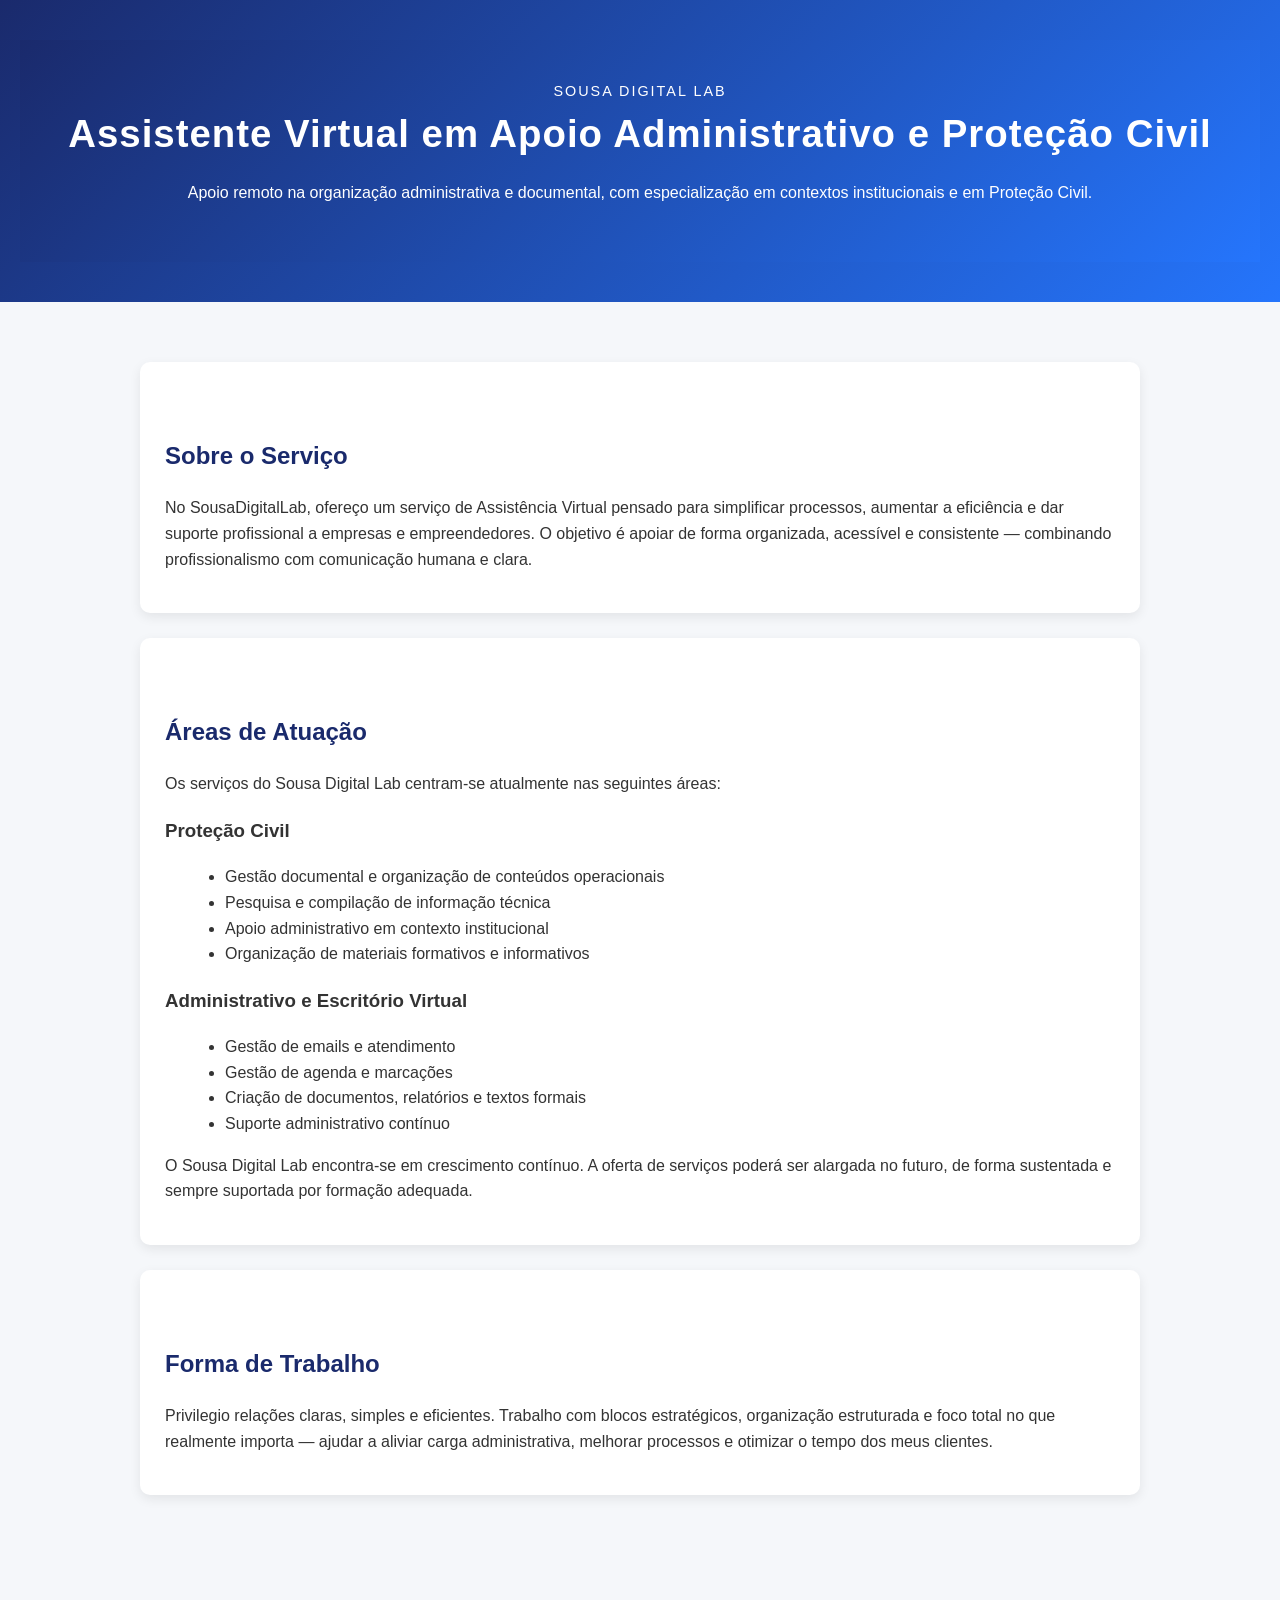
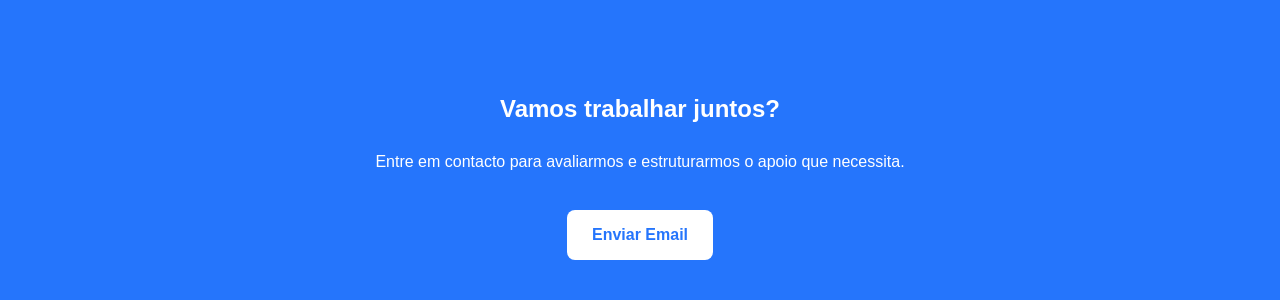
<file: index.html>
<!DOCTYPE html>
<html lang="pt">
<head>
    <meta charset="UTF-8">
    <meta name="viewport" content="width=device-width, initial-scale=1.0">
    <title>SousaDigitalLab – Serviços de Assistência Virtual</title>
    <style>
        body {
            font-family: Arial, Helvetica, sans-serif;
            margin: 0;
            padding: 0;
            background: #f5f7fa;
            color: #333;
            line-height: 1.6;
        }

        header {
            background: #1a2a6c;
            background: linear-gradient(135deg, #1a2a6c, #2575fc);
            padding: 40px 20px;
            color: white;
            text-align: center;
        }

        header h1 {
            margin: 0;
            font-size: 2.4rem;
            letter-spacing: 1px;
        }

        .container {
            max-width: 1000px;
            margin: 40px auto;
            padding: 20px;
        }

        h2 {
            color: #1a2a6c;
            margin-top: 50px;
        }

        .box {
            background: white;
            padding: 25px;
            border-radius: 10px;
            margin-bottom: 25px;
            box-shadow: 0 4px 12px rgba(0,0,0,0.08);
        }

        ul {
            margin-left: 20px;
        }

        .contact-section {
            background: #2575fc;
            color: white;
            padding: 40px 20px;
            text-align: center;
            margin-top: 60px;
        }

        .contact-section h2 {
            color: white;
        }

        .btn {
            display: inline-block;
            background: white;
            color: #2575fc;
            padding: 12px 25px;
            border-radius: 8px;
            text-decoration: none;
            font-weight: bold;
            margin-top: 20px;
        }

        .btn:hover {
            background: #e6e6e6;
        }
    </style>
</head>

<body>

<header>
   <header>
    <p style="font-size: 0.9rem; letter-spacing: 2px; text-transform: uppercase; margin: 0;">
        Sousa Digital Lab
    </p>

    <h1>Assistente Virtual em Apoio Administrativo e Proteção Civil</h1>

    <p>
        Apoio remoto na organização administrativa e documental, com especialização
        em contextos institucionais e em Proteção Civil.
    </p>
</header>

</header>

<div class="container">

    <div class="box">
        <h2>Sobre o Serviço</h2>
        <p>No SousaDigitalLab, ofereço um serviço de Assistência Virtual pensado para simplificar processos, aumentar a eficiência e dar suporte profissional a empresas e empreendedores. O objetivo é apoiar de forma organizada, acessível e consistente — combinando profissionalismo com comunicação humana e clara.</p>
    </div>

    <div class="box">
        <h2>Áreas de Atuação</h2>
<p>
  Os serviços do Sousa Digital Lab centram-se atualmente nas seguintes áreas:
</p>

<h3>Proteção Civil</h3>
<ul>
  <li>Gestão documental e organização de conteúdos operacionais</li>
  <li>Pesquisa e compilação de informação técnica</li>
  <li>Apoio administrativo em contexto institucional</li>
  <li>Organização de materiais formativos e informativos</li>
</ul>

<h3>Administrativo e Escritório Virtual</h3>
<ul>
  <li>Gestão de emails e atendimento</li>
  <li>Gestão de agenda e marcações</li>
  <li>Criação de documentos, relatórios e textos formais</li>
  <li>Suporte administrativo contínuo</li>
</ul>

<p>
  O Sousa Digital Lab encontra-se em crescimento contínuo.
  A oferta de serviços poderá ser alargada no futuro, de forma sustentada
  e sempre suportada por formação adequada.
</p>
    </div>

    <div class="box">
        <h2>Forma de Trabalho</h2>
        <p>Privilegio relações claras, simples e eficientes. Trabalho com blocos estratégicos, organização estruturada e foco total no que realmente importa — ajudar a aliviar carga administrativa, melhorar processos e otimizar o tempo dos meus clientes.</p>
    </div>

</div>
<!-- teste deploy ativo -->
<div class="contact-section">
    <h2>Vamos trabalhar juntos?</h2>
    <p>Entre em contacto para avaliarmos e estruturarmos o apoio que necessita.</p>
    <a href="mailto:sousadigitallab@gmail.com" class="btn">Enviar Email</a>
</div>

</body>
</html>
</file>
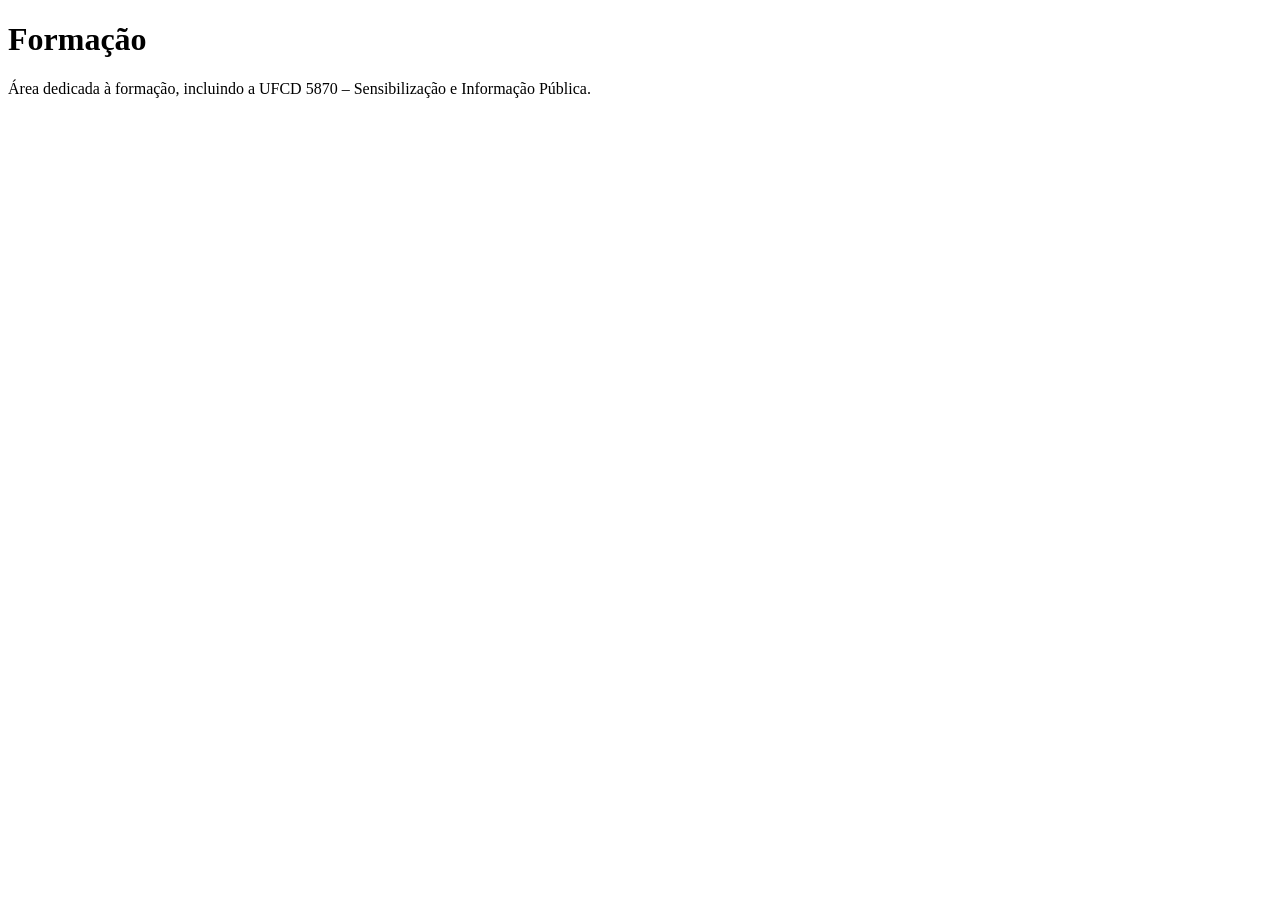
<file: formacao/index.html>
<!DOCTYPE html>
<html lang="pt">
<head>
    <meta charset="UTF-8">
    <title>Formação • SousaDigitalLab</title>
</head>

<body>
    <h1>Formação</h1>
    <p>Área dedicada à formação, incluindo a UFCD 5870 – Sensibilização e Informação Pública.</p>
</body>
</html>
</file>
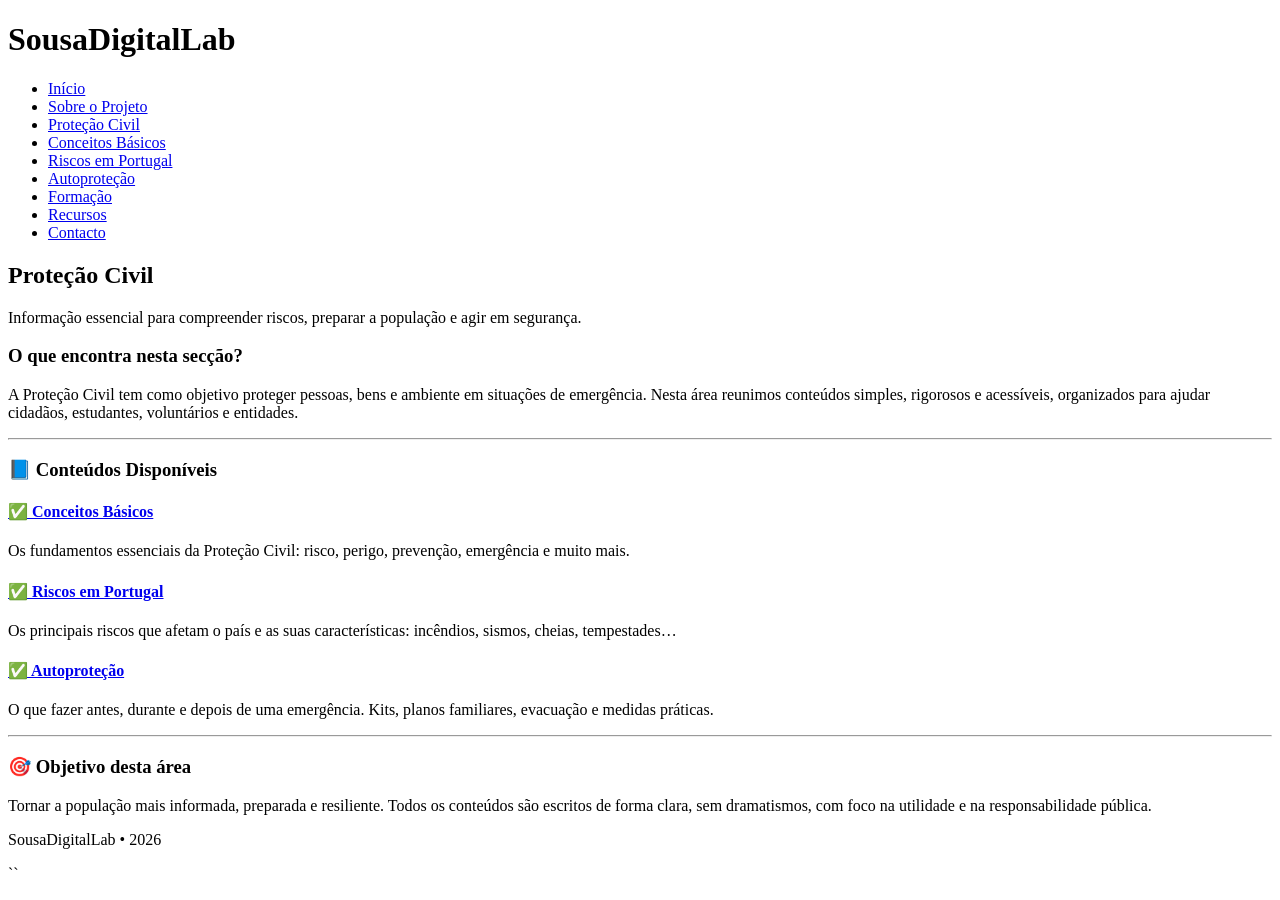
<file: protecao-civil/index.html>
<!DOCTYPE html>
<html lang="pt">
<head>
    <meta charset="UTF-8">
    <meta name="viewport" content="width=device-width, initial-scale=1.0">
    <title>Proteção Civil • SousaDigitalLab</title>
    <link rel="stylesheet" href="../style.css">
</head>

<body>

<header>
    <div class="container">
        <h1>SousaDigitalLab</h1>
        <nav>
            <ul>
                <li><a href="../index.html">Início</a></li>
                <li><a href="../sobre.html">Sobre o Projeto</a></li>

                <li><a href="../protecao-civil/index.html">Proteção Civil</a></li>
                <li><a href="../protecao-civil/conceitos-basicos.html">Conceitos Básicos</a></li>
                <li><a href="../protecao-civil/riscos-portugal.html">Riscos em Portugal</a></li>
                <li><a href="../protecao-civil/autoprotecao.html">Autoproteção</a></li>

                <li><a href="../formacao/index.html">Formação</a></li>
                <li><a href="../recursos/index.html">Recursos</a></li>
                <li><a href="../contacto.html">Contacto</a></li>
            </ul>
        </nav>
    </div>
</header>

<section class="hero">
    <div class="container">
        <h2>Proteção Civil</h2>
        <p>Informação essencial para compreender riscos, preparar a população e agir em segurança.</p>
    </div>
</section>

<section class="intro">
    <div class="container">
        <h3>O que encontra nesta secção?</h3>
        <p>
            A Proteção Civil tem como objetivo proteger pessoas, bens e ambiente em situações de emergência.
            Nesta área reunimos conteúdos simples, rigorosos e acessíveis, organizados para ajudar cidadãos,
            estudantes, voluntários e entidades.
        </p>

        <hr>

        <div style="text-align:left;">
            <h3>📘 Conteúdos Disponíveis</h3>

            <h4><a href="conceitos-basicos.html">✅ Conceitos Básicos</a></h4>
            <p>Os fundamentos essenciais da Proteção Civil: risco, perigo, prevenção, emergência e muito mais.</p>

            <h4><a href="riscos-portugal.html">✅ Riscos em Portugal</a></h4>
            <p>Os principais riscos que afetam o país e as suas características: incêndios, sismos, cheias, tempestades…</p>

            <h4><a href="autoprotecao.html">✅ Autoproteção</a></h4>
            <p>O que fazer antes, durante e depois de uma emergência. Kits, planos familiares, evacuação e medidas práticas.</p>
        </div>

        <hr>

        <h3>🎯 Objetivo desta área</h3>
        <p>
            Tornar a população mais informada, preparada e resiliente.
            Todos os conteúdos são escritos de forma clara, sem dramatismos,
            com foco na utilidade e na responsabilidade pública.
        </p>

    </div>
</section>

<footer>
    <div class="container">
        <p>SousaDigitalLab • 2026</p>
    </div>
</footer>

</body>
</html>
``
</file>
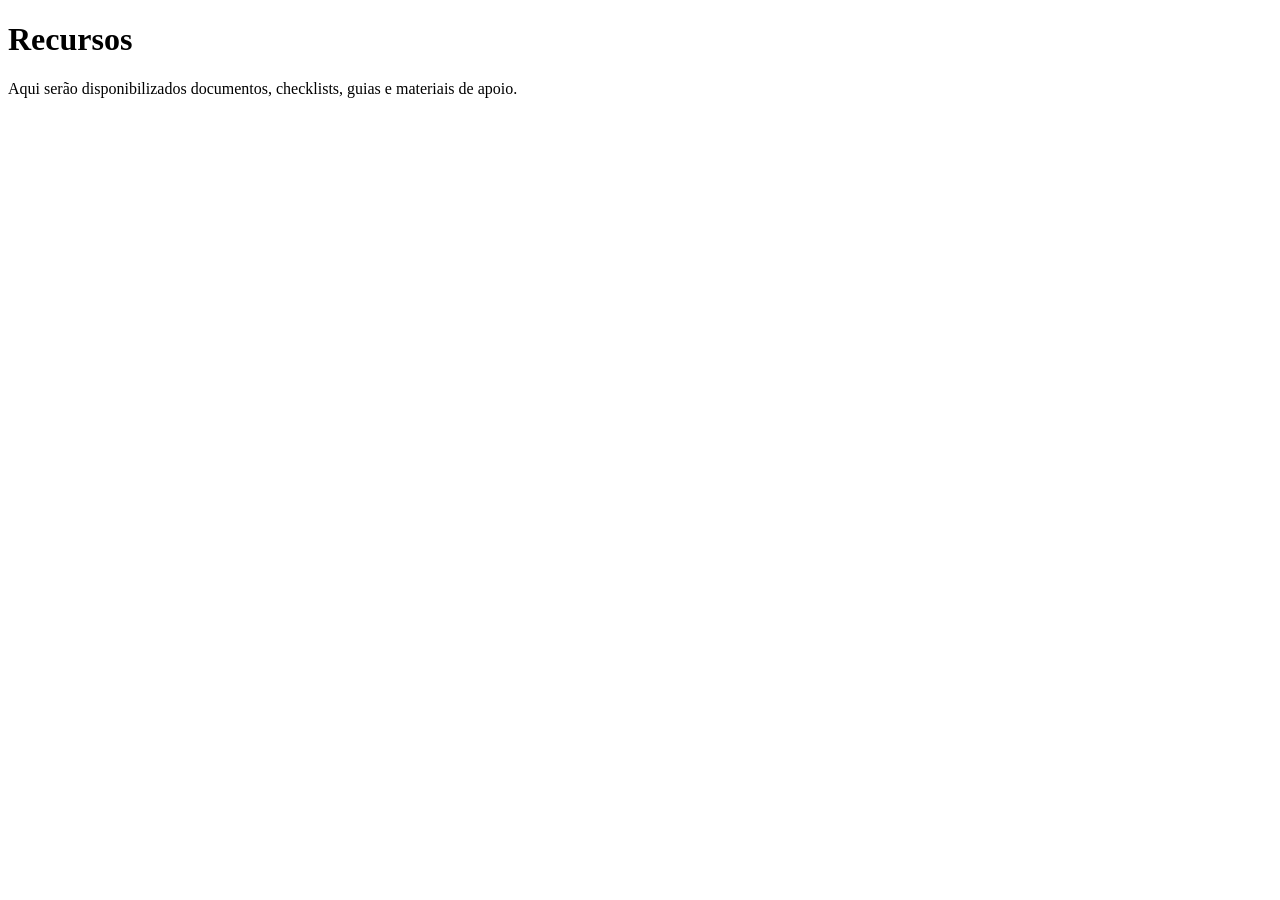
<file: recursos/index.html>
<!DOCTYPE html>
<html lang="pt">
<head>
    <meta charset="UTF-8">
    <title>Recursos • SousaDigitalLab</title>
</head>

<body>
    <h1>Recursos</h1>
    <p>Aqui serão disponibilizados documentos, checklists, guias e materiais de apoio.</p>
</body>
</html>
</file>
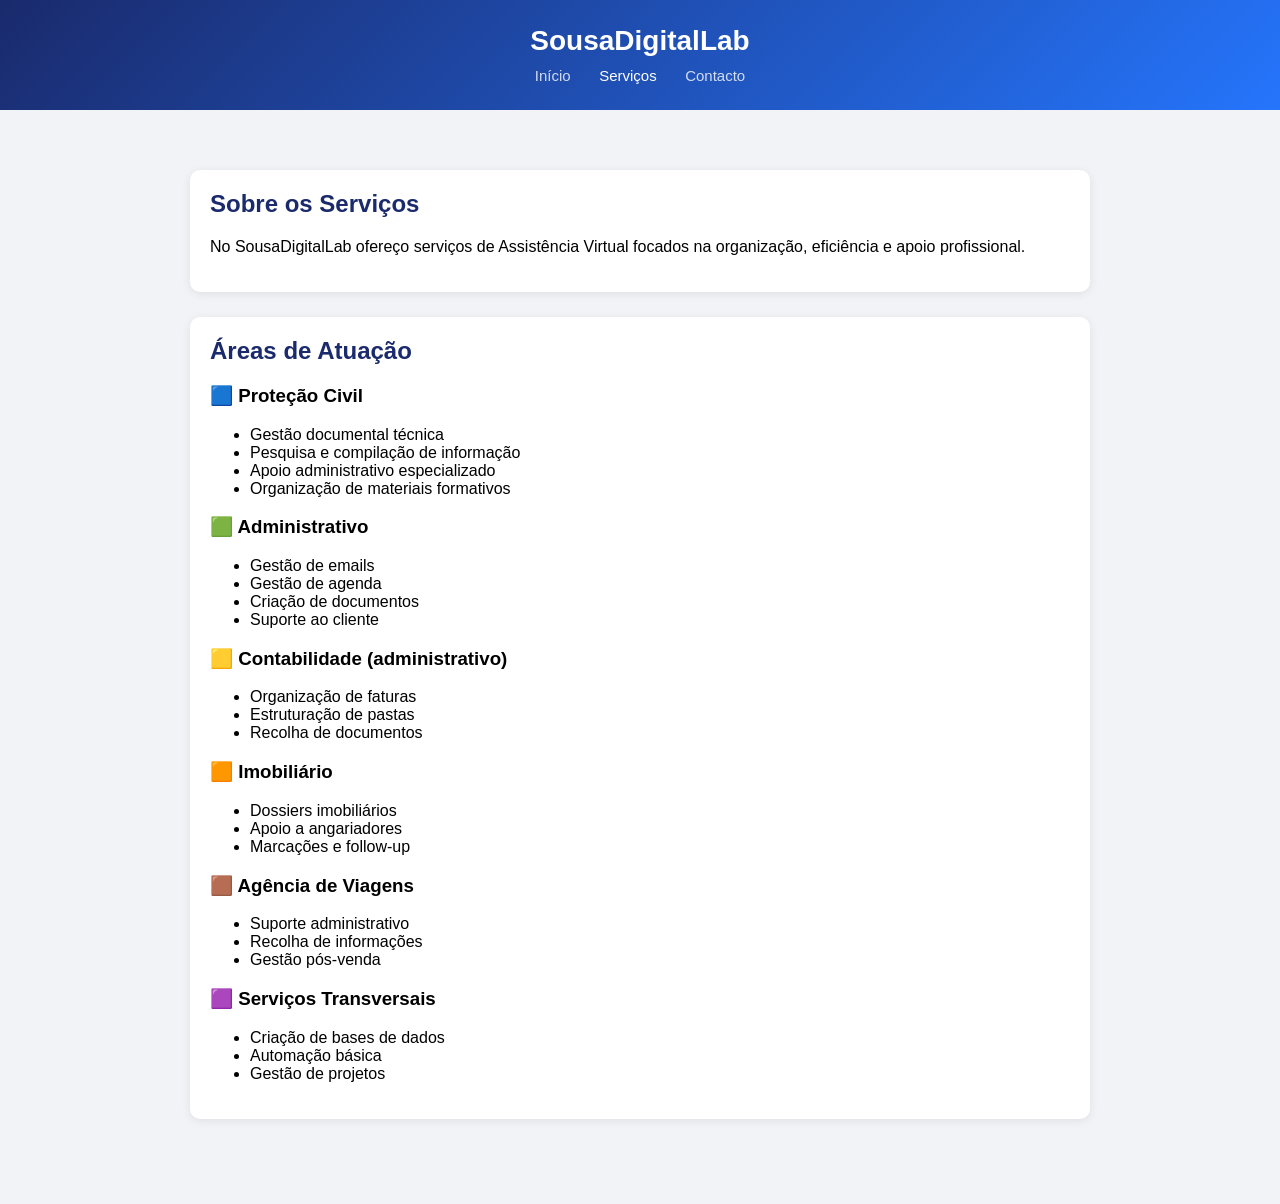
<file: servicos.html>
<!DOCTYPE html>
<html lang="pt">
<head>
<meta charset="UTF-8">
<meta name="viewport" content="width=device-width, initial-scale=1.0">
<title>SousaDigitalLab — Serviços</title>

<style>
    body {
        margin: 0;
        font-family: Arial, Helvetica, sans-serif;
        background: #f1f3f6;
    }

    /* HEADER / NAVBAR */
    .header {
        background: linear-gradient(135deg, #1a2a6c, #2575fc);
        padding: 25px 20px;
        text-align: center;
        color: white;
    }

    .logo {
        font-size: 28px;
        font-weight: bold;
    }

    .navbar {
        margin-top: 10px;
    }

    .navbar a {
        color: #ffffffcc;
        margin: 0 12px;
        text-decoration: none;
        font-size: 15px;
    }

    .navbar a:hover,
    .navbar a.active {
        color: #ffffff;
    }

    /* CONTENT */
    .container {
        max-width: 900px;
        margin: 40px auto;
        padding: 20px;
    }

    .card {
        background: white;
        padding: 20px;
        border-radius: 10px;
        margin-bottom: 25px;
        box-shadow: 0 2px 10px rgb(0 0 0 / 0.08);
    }

    h2 {
        margin-top: 0;
        color: #1a2a6c;
    }
</style>
</head>

<body>

<header class="header">
    <div class="logo">SousaDigitalLab</div>
    <nav class="navbar">
        <a href="index.html">Início</a>
        <a href="servicos.html" class="active">Serviços</a>
        <a href="contacto.html">Contacto</a>
    </nav>
</header>

<div class="container">

    <div class="card">
        <h2>Sobre os Serviços</h2>
        <p>No SousaDigitalLab ofereço serviços de Assistência Virtual focados na organização, eficiência e apoio profissional.</p>
    </div>

    <div class="card">
        <h2>Áreas de Atuação</h2>

        <h3>🟦 Proteção Civil</h3>
        <ul>
            <li>Gestão documental técnica</li>
            <li>Pesquisa e compilação de informação</li>
            <li>Apoio administrativo especializado</li>
            <li>Organização de materiais formativos</li>
        </ul>

        <h3>🟩 Administrativo</h3>
        <ul>
            <li>Gestão de emails</li>
            <li>Gestão de agenda</li>
            <li>Criação de documentos</li>
            <li>Suporte ao cliente</li>
        </ul>

        <h3>🟨 Contabilidade (administrativo)</h3>
        <ul>
            <li>Organização de faturas</li>
            <li>Estruturação de pastas</li>
            <li>Recolha de documentos</li>
        </ul>

        <h3>🟧 Imobiliário</h3>
        <ul>
            <li>Dossiers imobiliários</li>
            <li>Apoio a angariadores</li>
            <li>Marcações e follow-up</li>
        </ul>

        <h3>🟫 Agência de Viagens</h3>
        <ul>
            <li>Suporte administrativo</li>
            <li>Recolha de informações</li>
            <li>Gestão pós-venda</li>
        </ul>

        <h3>🟪 Serviços Transversais</h3>
        <ul>
            <li>Criação de bases de dados</li>
            <li>Automação básica</li>
            <li>Gestão de projetos</li>
        </ul>
    </div>

</div>

</body>
</html>
</file>
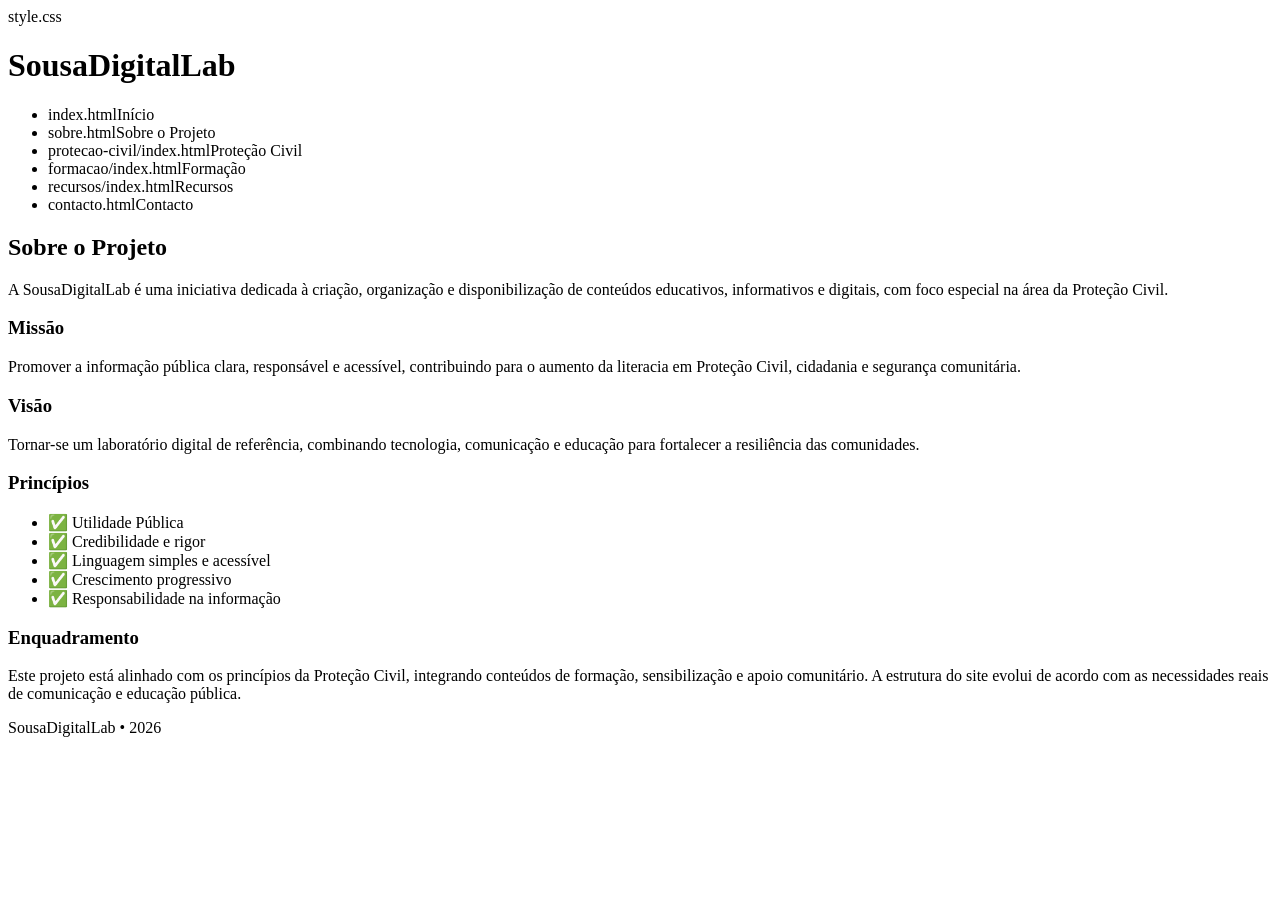
<file: sobre.html>
<!DOCTYPE html>
<html lang="pt">
<head>
    <meta charset="UTF-8">
    <meta name="viewport" content="width=device-width, initial-scale=1.0">
    <title>Sobre o Projeto • SousaDigitalLab</title>
    style.css
</head>

<body>

<header>
    <div class="container">
        <h1>SousaDigitalLab</h1>
        <nav>
            <ul>
                <li>index.htmlInício</a></li>
                <li>sobre.htmlSobre o Projeto</a></li>
                <li>protecao-civil/index.htmlProteção Civil</a></li>
                <li>formacao/index.htmlFormação</a></li>
                <li>recursos/index.htmlRecursos</a></li>
                <li>contacto.htmlContacto</a></li>
            </ul>
        </nav>
    </div>
</header>

<section class="intro">
    <div class="container">
        <h2>Sobre o Projeto</h2>
        <p>
            A SousaDigitalLab é uma iniciativa dedicada à criação, organização e disponibilização
            de conteúdos educativos, informativos e digitais, com foco especial na área da Proteção Civil.
        </p>

        <h3>Missão</h3>
        <p>
            Promover a informação pública clara, responsável e acessível, contribuindo para o aumento
            da literacia em Proteção Civil, cidadania e segurança comunitária.
        </p>

        <h3>Visão</h3>
        <p>
            Tornar-se um laboratório digital de referência, combinando tecnologia, comunicação e educação
            para fortalecer a resiliência das comunidades.
        </p>

        <h3>Princípios</h3>
        <ul>
            <li>✅ Utilidade Pública</li>
            <li>✅ Credibilidade e rigor</li>
            <li>✅ Linguagem simples e acessível</li>
            <li>✅ Crescimento progressivo</li>
            <li>✅ Responsabilidade na informação</li>
        </ul>

        <h3>Enquadramento</h3>
        <p>
            Este projeto está alinhado com os princípios da Proteção Civil, integrando conteúdos
            de formação, sensibilização e apoio comunitário. A estrutura do site evolui de acordo
            com as necessidades reais de comunicação e educação pública.
        </p>
    </div>
</section>

<footer>
    <div class="container">
        <p>SousaDigitalLab • 2026</p>
    </div>
</footer>

</body>
</html>
</file>
<file: style.css>
/* HEADER / NAVBAR */
.header {
    background: linear-gradient(135deg, #1a2a6c, #2575fc);
    padding: 25px 20px;
    text-align: center;
    color: white;
}

.logo {
    font-size: 28px;
    font-weight: bold;
}

.navbar {
    margin-top: 10px;
}

.navbar a {
    color: #ffffffcc;
    margin: 0 12px;
    text-decoration: none;
    font-size: 15px;
}

.navbar a:hover,
.navbar a.active {
    color: #ffffff;
}
</file>
